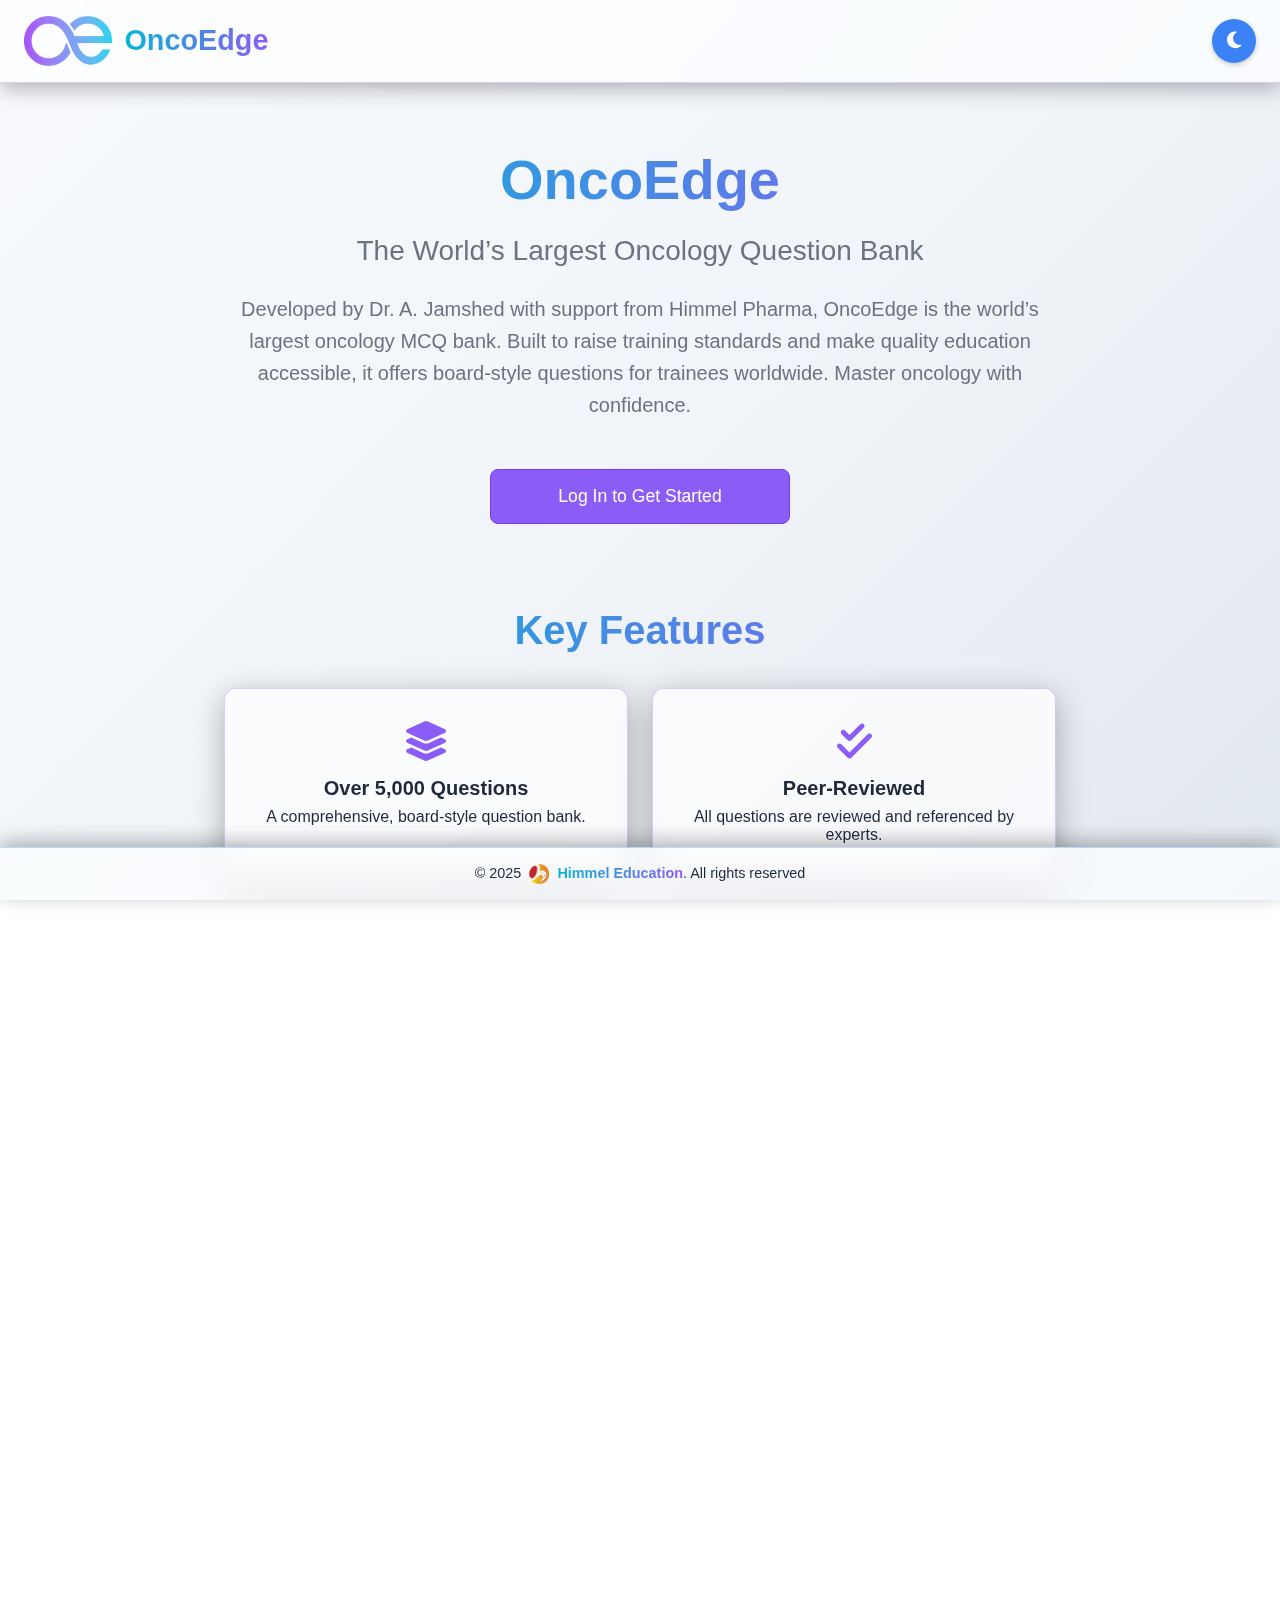
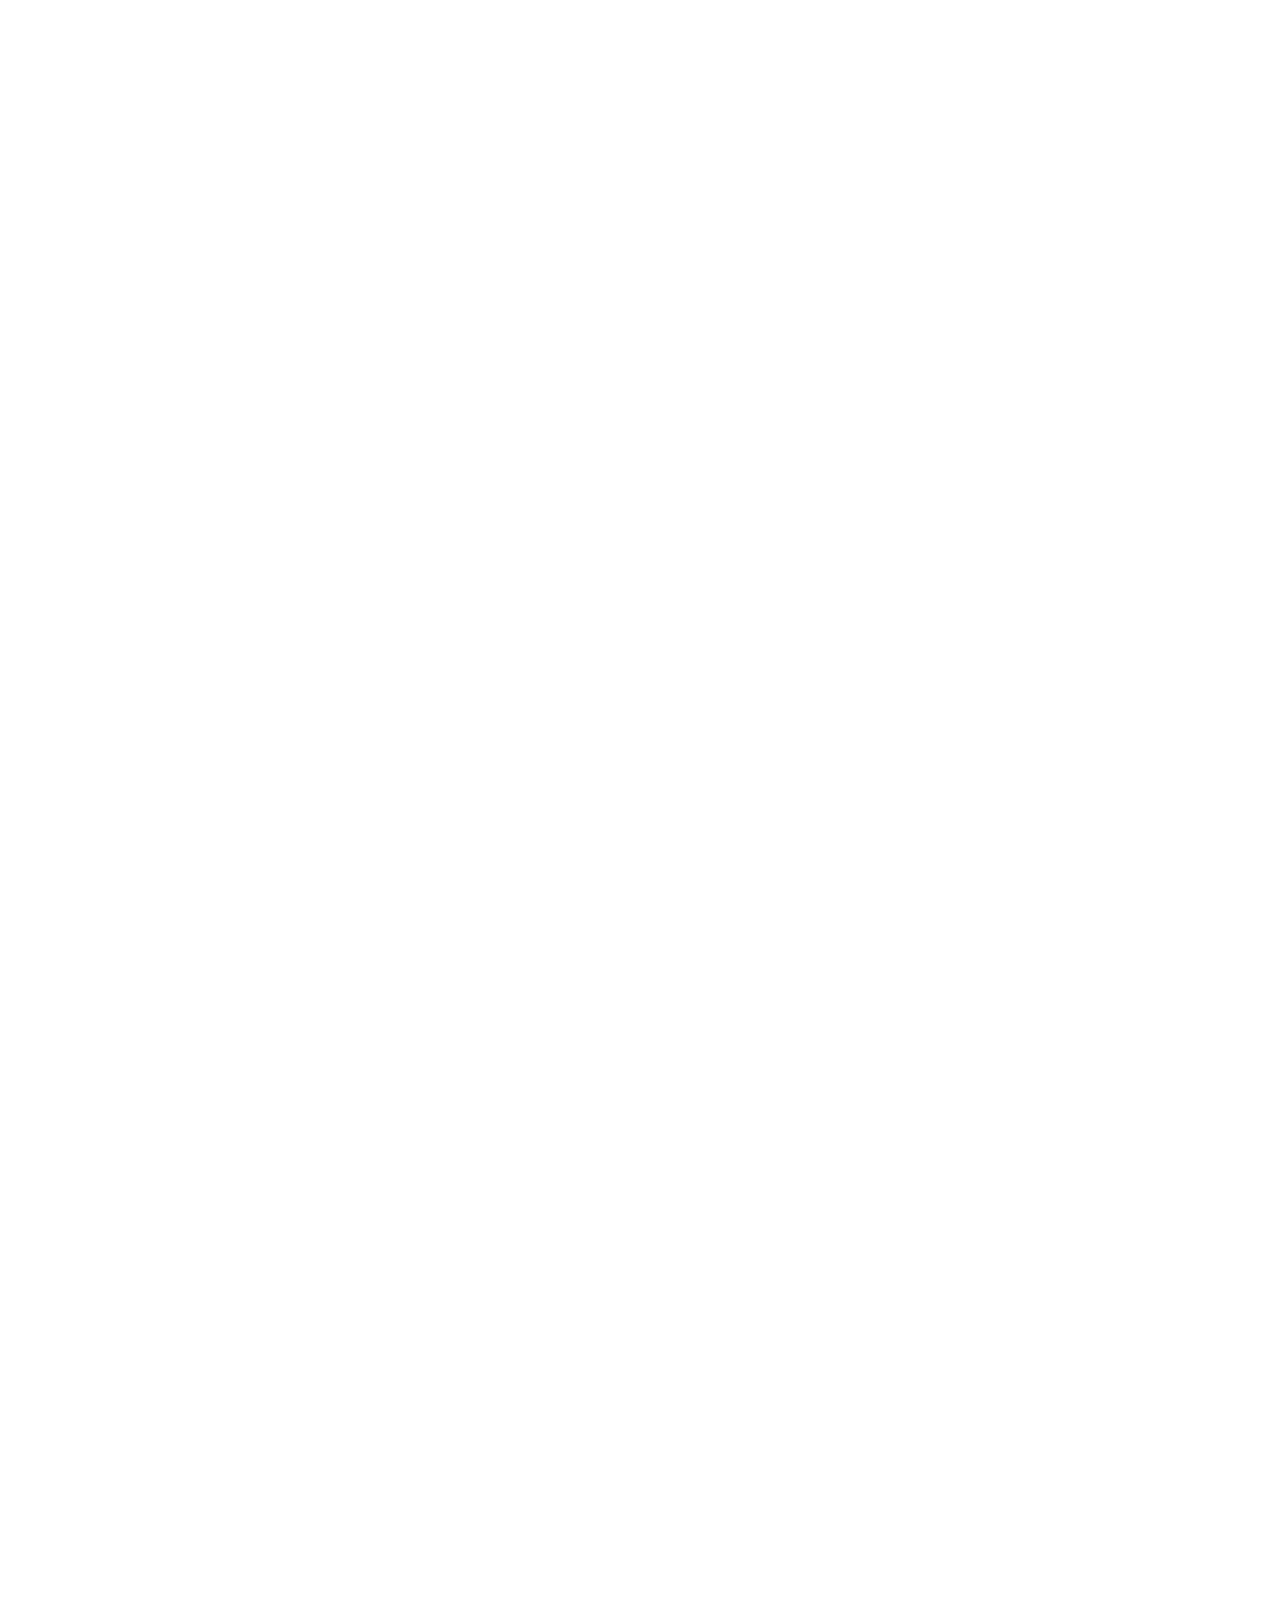
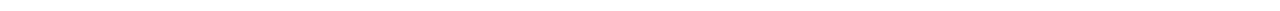
<file: index.html>
<!DOCTYPE html>
<html lang="en" data-theme="dark">
<head>
  <meta charset="UTF-8">
  <meta name="viewport" content="width=device-width, initial-scale=1.0, user-scalable=no">
  <title>OncoEdge - The World's Largest Oncology MCQ Bank</title>
  <link rel="stylesheet" href="https://cdnjs.cloudflare.com/ajax/libs/font-awesome/6.4.0/css/all.min.css">
  <link rel="stylesheet" href="styles/shared-theme.css">
  <style>
    /* --- LAYOUT OVERHAUL FOR FIXED HEADER/FOOTER (Consistent with index.html) --- */
    body {
      overflow-y: auto !important;
      padding-top: calc(var(--header-height, 80px) + 2rem); /* Space for the header */
      padding-bottom: 3rem; /* Generous space for the footer */
      -ms-overflow-style: none;
      scrollbar-width: none;
    }
    body::-webkit-scrollbar {
      display: none;
    }
    .container {
      height: auto !important;
      overflow: visible !important;
      padding-top: 1rem !important;
      padding-bottom: 2rem !important;
    }

    /* --- Landing Page Specific Styles --- */
    .landing-container {
        max-width: 1200px;
        margin: 0 auto;
        padding: 1rem;
        padding-bottom: 3rem;
    }

    /* --- HEADER STYLES (Consistent with index.html) --- */
    .banner {
      display: flex;
      align-items: center;
      justify-content: space-between;
      flex-wrap: nowrap;
      padding: 1rem 1.5rem;
      position: relative;
      width: 100%;
      box-sizing: border-box;
      background-color: var(--banner-glass-bg);
      backdrop-filter: blur(15px) saturate(180%);
      -webkit-backdrop-filter: blur(15px) saturate(180%);
      box-shadow: 0 5px 20px rgba(0, 0, 0, 0.3);
      border-bottom: 1px solid var(--banner-glass-border);
      gap: 1rem;
    }
    .logo-and-description { display: flex; align-items: center; gap: 0.8rem; flex-shrink: 1; min-width: 0; text-decoration: none; }
    .logo-and-description .logo { height: 50px; flex-shrink: 0; }
    .logo-and-description .description { text-align: left; flex-shrink: 1; min-width: 0; }
    .logo-and-description h2, .logo-and-description p { margin: 0; white-space: nowrap; overflow: hidden; text-overflow: ellipsis; }
    .header-controls { display: flex; align-items: center; gap: 0.75rem; flex-wrap: nowrap; flex-shrink: 0; margin-left: auto; }
    .header-action-button { width: 44px; height: 44px; border-radius: 50%; padding: 0; display: flex; align-items: center; justify-content: center; font-size: 1.2rem; background-color: var(--button-bg); color: var(--button-text); border: none; cursor: pointer; transition: all 0.2s ease; box-shadow: 0 2px 5px rgba(0,0,0,0.2); flex-shrink: 0; text-decoration: none; }
    .header-action-button:hover { background-color: var(--button-hover-bg); transform: scale(1.05); }

    @media (max-width: 768px) {
        body {
            padding-bottom: calc(var(--footer-height, 60px) + 2rem);
        }
      .banner {
        flex-direction: row;
        align-items: center;
        padding: 0.75rem 1rem;
        gap: 0.5rem;
      }
      .logo-and-description .logo { height: clamp(35px, 8vw, 45px); }
      .logo-and-description {
        flex-grow: 1;
        flex-shrink: 1;
        max-width: calc(100% - 130px);
        justify-content: flex-start;
        margin-right: 0.5rem;
      }
      .logo-and-description h2, .logo-and-description p {
          font-size: clamp(0.9rem, 3.5vw, 1.2rem);
      }
      .header-controls {
        flex-wrap: nowrap;
        overflow-x: auto;
        -webkit-overflow-scrolling: touch;
        justify-content: flex-end;
        padding-right: 1rem;
        margin-left: 0;
        align-items: center;
        min-width: fit-content;
        flex-shrink: 0;
      }
      .header-controls::-webkit-scrollbar { display: none; }
      .header-controls { -ms-overflow-style: none; scrollbar-width: none; }

      .header-action-button {
          width: clamp(38px, 10vw, 44px);
          height: clamp(38px, 10vw, 44px);
          font-size: clamp(1rem, 2.5vw, 1.2rem);
      }
          .hero-section {
        padding: 4rem 1rem;
    }
    }

    @media (max-width: 480px) {
        .banner {
            padding: 0.5rem 0.75rem;
        }
        .logo-and-description {
            max-width: calc(100% - 120px);
        }
        .header-action-button {
            width: 36px;
            height: 36px;
            font-size: 0.9rem;
        }
    }


    /* Hero Section */
    .hero-section {
        text-align: center;
        padding: 1rem 1rem;
    }
    .hero-section h1 {
        font-size: clamp(2rem, 5vw, 3.5rem);
        margin-bottom: 1rem;
    }
    .hero-section h2 {
        font-size: clamp(1.2rem, 4vw, 1.75rem);
        margin-bottom: 1.5rem;
        color: var(--muted-text);
        font-weight: 400;
    }
    .hero-section p {
        font-size: clamp(1rem, 2.5vw, 1.25rem);
        max-width: 800px;
        margin: 0 auto 2rem auto;
        color: var(--muted-text);
        line-height: 1.6;
    }

    /* Features Grid */
    .features-grid, .modules-grid, .contact-grid {
        display: grid;
        grid-template-columns: repeat(auto-fit, minmax(280px, 1fr));
        gap: 1.5rem;
        margin-top: 2rem;
    }
    .feature-card, .module-card, .contact-card {
        background-color: var(--card-bg);
        border: 1px solid var(--card-border);
        border-radius: 12px;
        padding: 2rem;
        text-align: center;
        transition: transform 0.3s ease, box-shadow 0.3s ease;
    }
    .feature-card:hover, .module-card:hover, .contact-card:hover {
        transform: translateY(-5px);
        box-shadow: 0 10px 20px rgba(0,0,0,0.2);
    }
    .feature-card i {
        font-size: 2.5rem;
        color: var(--accent-color);
        margin-bottom: 1rem;
    }
    .feature-card h3, .module-card h3, .contact-card h3 {
        font-size: 1.25rem;
        margin-bottom: 0.5rem;
    }

    /* Section Title */
    .section-title {
        text-align: center;
        margin: 4rem 0 2rem 0;
        font-size: clamp(1.8rem, 4vw, 2.5rem);
    }

    /* Editorial Board */
    .editorial-board {
        text-align: center;
    }
    .board-grid {
        display: grid;
        grid-template-columns: repeat(auto-fit, minmax(250px, 1fr));
        gap: 1rem;
        margin-top: 2rem;
        padding: 1rem;
        list-style: none;
    }
    .board-grid li {
        background: var(--option-bg);
        padding: 0.75rem;
        border-radius: 8px;
        border: 1px solid var(--card-border);
    }

    /* Specific styles for new contact cards */
    .contact-card .qr-code img {
        width: 120px;
        height: 120px;
        border-radius: 8px;
        border: 2px solid var(--card-border);
        margin-top: 1rem;
    }
    .contact-card .himmel-logo-large {
        height: 60px;
        margin: 1rem auto;
        display: block;
    }
    .contact-card p, .contact-card a {
        color: var(--muted-text);
        text-decoration: none;
        line-height: 1.8;
    }
    .contact-card a:hover {
        color: var(--text-color);
    }
    .contact-card i {
        margin-right: 0.5rem;
        color: var(--accent-color);
    }


    /* Footer Styling (from index.html) */
    footer.banner {
      padding: 1rem 1.5rem;
      border-top: 1px solid var(--banner-glass-border);
      border-bottom: none;
      box-shadow: 0 -5px 20px rgba(0, 0, 0, 0.3);
      justify-content: center;
      text-align: center;
      margin-top: 4rem;
      background-color: var(--banner-glass-bg);
      backdrop-filter: blur(15px) saturate(180%);
      -webkit-backdrop-filter: blur(15px) saturate(180%);
    }
    footer.banner p {
        margin: 0;
        font-size: clamp(0.7rem, 2vw, 0.9rem);
        color: var(--text-color);
    }
    footer.banner .himmel-logo {
        height: 20px;
        vertical-align: middle;
        margin: 0 0.25rem;
    }
  </style>
</head>
<body>

  <header class="banner">
    <a href="homepage.html" class="logo-and-description">
      <img src="./imgs/OncoEdge Logo.png" alt="OncoEdge Logo" class="logo">
      <div class="description">
        <h2 class="gradient-text">OncoEdge</h2>
      </div>
    </a>
    <div class="header-controls">
        <!-- Login button removed for consistency -->
        <button class="header-action-button" id="themeToggle" title="Toggle Theme">
            <i class="fas fa-moon"></i>
        </button>
    </div>
  </header>

  <div class="landing-container">
    
    <section class="hero-section">
      <h1 class="gradient-text">OncoEdge</h1>
      <h2>The World’s Largest Oncology Question Bank</h2>
      <p> Developed by Dr. A. Jamshed with support from Himmel Pharma, OncoEdge is
 the world’s largest oncology MCQ bank. Built to raise training standards and
 make quality education accessible, it offers board-style questions for
 trainees worldwide. Master oncology with confidence.</p>
      <a href="auth.html" class="btn btn-primary" style="padding: 1rem 2rem; font-size: 1.1rem;">Log In to Get Started</a>
    </section>

    <section>
        <h2 class="section-title gradient-text">Key Features</h2>
        <div class="features-grid">
            <div class="feature-card card-glass"><i class="fas fa-layer-group"></i><h3>Over 5,000 Questions</h3><p>A comprehensive, board-style question bank.</p></div>
            <div class="feature-card card-glass"><i class="fas fa-check-double"></i><h3>Peer-Reviewed</h3><p>All questions are reviewed and referenced by experts.</p></div>
            <div class="feature-card card-glass"><i class="fas fa-file-signature"></i><h3>Authentic Format</h3><p>MCQs written in the authentic exam format.</p></div>
            <div class="feature-card card-glass"><i class="fas fa-lightbulb"></i><h3>Teaching Pearls</h3><p>Gain deeper insights with a teaching pearl for every question.</p></div>
            <div class="feature-card card-glass"><i class="fas fa-book-open"></i><h3>All Disciplines</h3><p>Comprehensive coverage for Part 1 and Part 2 exams.</p></div>
            <div class="feature-card card-glass"><i class="fas fa-chart-line"></i><h3>Analyze Progress</h3><p>Track your performance and identify areas for improvement.</p></div>
        </div>
    </section>

    <section>
        <h2 class="section-title gradient-text">Our Learning Tools</h2>
        <div class="modules-grid">
            <div class="module-card card-glass"><h3>Question Bank</h3><p>For complete mastery of all topics.</p></div>
            <div class="module-card card-glass"><h3>Knowledge Check</h3><p>For focused learning and reinforcement.</p></div>
            <div class="module-card card-glass"><h3>Mock Exams</h3><p>To simulate real exam conditions.</p></div>
            <div class="module-card card-glass"><h3>Bookmarks</h3><p>For quick review of important questions.</p></div>
        </div>
    </section>

    <section class="editorial-board">
        <h2 class="section-title gradient-text">Editorial Board</h2>
        <p style="color: var(--muted-text); margin-bottom: 1rem;">Editor-in-Chief: A. Jamshed, FRCR</p>
        <ul class="board-grid">
            <li>Amna Munawar, FCPS, FRCR</li>
            <li>Anas Tahseen, MBBS</li>
            <li>Asghar Hussain Asghar, FCPS</li>
            <li>Asif Masood, FCPS</li>
            <li>Asma Rashid, FCPS, FRCR</li>
            <li>Atta Ur Rehman Maaz, FRCP</li>
            <li>Ikrama Tanveer, MBBS</li>
            <li>Irfan Haider, FCPS</li>
            <li>Khaliq Ur Rehman, FCPS, FRCR</li>
            <li>Laraib Khan, FCPS</li>
            <li>Mohsin Fareed, FCPS, MD</li>
            <li>Muhammad Ali, FCPS, FRANZCR</li>
            <li>Muhammad Bilal, FCPS</li>
            <li>Muneeb Uddin Karim, FCPS</li>
            <li>Mutahir Tunio, FCPS, FRCR</li>
            <li>Nasir Ali, FCPS</li>
            <li>Noor Soomro, MCPS</li>
            <li>Noreen Amjad, MPhil, HCP, DIMPCB</li>
            <li>Sadaf Usman, FCPS, FRCR</li>
            <li>Samaha Nawaz, FCPS, FRCR</li>
            <li>Shahid Hameed, FCPS, MD</li>
            <li>Shoaib Ahmad, FCPS, FRCR</li>
            <li>Tahir Mehmood, FCPS</li>
            <li>Waqas Ishtiaq, FCPS, FRCR</li>
        </ul>
    </section>

    <section>
        <h2 class="section-title gradient-text">Connect & Support</h2>
        <div class="contact-grid">
            <div class="contact-card card-glass">
                <h3>CONTACT US</h3>
                <p><i class="fas fa-envelope"></i> <a href="mailto:oncoedge@gmail.com">oncoedge@gmail.com</a></p>
                <p><i class="fab fa-whatsapp"></i> <a href="https://wa.me/923461446946" target="_blank">+92 346 144 6946</a></p>
            </div>
            <div class="contact-card card-glass">
                <h3>WHATSAPP SUPPORT GROUP</h3>
                <div class="qr-code">
                    <a href="https://chat.whatsapp.com/LwUkVH1dZF1LhkieBgU65j" target="_blank">
                        <img src="./imgs/QRWA.png" alt="WhatsApp Group QR Code" onerror="this.onerror=null;this.src='https://placehold.co/120x120/ffffff/000000?text=QR+Code';">
                    </a>
                </div>
            </div>
            <div class="contact-card card-glass">
                <h3>SUPPORTED BY</h3>
                <p>An Unrestricted Educational Grant from</p>
                <p><strong>Himmel Pharma Pvt.</strong></p><img src="./imgs/Himmel.png" alt="Himmel Pharma Logo" class="himmel-logo-large" onerror="this.onerror=null;this.style.display='none';">
            </div>
            <div class="contact-card card-glass">
                <h3>CREATED BY</h3>
                <p>A. Jamshed & A. Tahseen</p>
                
                <p><strong>© 2025 OncoEdge. All rights reserved.</strong></p><img src="./imgs/OncoEdge Logo.png" alt="Himmel Pharma Logo" class="himmel-logo-large" onerror="this.onerror=null;this.style.display='none';">
            </div>
        </div>
    </section>
  </div>

  <footer class="banner">
    <p>&copy; 2025 <img src="./imgs/Himmel.png" alt="Himmel Logo" class="himmel-logo"> <span class="gradient-text">Himmel Education</span>. All rights reserved</p>
  </footer>

  <script src="scripts/theme-manager.js"></script>
  <!-- Removed script for dynamic padding -->
</body>
</html>
</file>
<file: styles/shared-theme.css>
/* Shared Theme Variables and Styles for Himmel Education */

/* Theme Variables */
:root {
  --glass-card-bg: rgba(30, 30, 40, 0.45);
  --glass-card-border: rgba(255, 255, 255, 0.15);
  --auth-page-bg: url('https://images.unsplash.com/photo-1557683316-973673baf926?q=80&w=2029&auto=format&fit=crop');
  --bg-gradient-start: #0f172a;
  --bg-gradient-mid: #1e1b4b;
  --bg-gradient-end: #3b0764;
  --text-color: #ffffff;
  --card-bg: rgba(0, 0, 0, 0.4);
  --card-bg-rgb: 0, 0, 0;
  --card-border: rgba(139, 92, 246, 0.3);
  --banner-bg: rgba(0, 0, 0, 0.5);
  --banner-glass-bg: rgba(255, 255, 255, 0.15);
  --banner-glass-border: rgba(255, 255, 255, 0.2);
  --option-bg: rgba(0, 0, 0, 0.3);
  --option-hover-bg: rgba(139, 92, 246, 0.2);
  --option-selected-bg: rgba(139, 92, 246, 0.5);
  --option-selected-border: rgba(139, 92, 246, 1);
  --option-marker-bg: #4b5563;
  --option-marker-selected-bg: #8b5cf6;
  --accent-color: #a855f7;
  --accent-gradient-start: #22d3ee;
  --accent-gradient-end: #a855f7;
  --dialog-bg: #1f2937;
  --btn-primary-bg: #7c3aed;
  --btn-primary-border: #8b5cf6;
  --btn-primary-hover: #8b5cf6;
  --btn-secondary-bg: #374151;
  --btn-secondary-border: #4b5563;
  --btn-secondary-hover: #4b5563;
  --scrollbar-track: rgba(0, 0, 0, 0.2);
  --scrollbar-thumb: rgba(139, 92, 246, 0.5);
  --scrollbar-thumb-hover: rgba(139, 92, 246, 0.8);
  --muted-text: #9ca3af;
  --success-color: #10b981;
  --warning-color: #f59e0b;
  --error-color: #ef4444;
  --unattempted-bg: rgba(245, 158, 11, 0.3);
  --unattempted-border: rgba(245, 158, 11, 0.5);
  --unattempted-color: #fbbf24;
  --correct-answer-bg: #10b981;
  --wrong-answer-bg: #ef4444;
  --button-bg: #8b5cf6;
  --button-hover-bg: #7c3aed;
  --button-text: #ffffff;
  --input-bg: rgba(0, 0, 0, 0.3);
  --input-border: rgba(139, 92, 246, 0.5);
  --input-text: #ffffff;
  --modal-bg: rgba(0, 0, 0, 0.6);
  --modal-content-bg: #1a202c;
  --modal-content-border: rgba(139, 92, 246, 0.5);
  --footer-height: 0px;
  --header-height: 80px; /* Approximate height of your header */


  /* Chart Colors - Dark Theme */
  --chart-correct-dark: #10b981;    /* Emerald green */
  --chart-incorrect-dark: #ef4444;  /* Red */
  --chart-unanswered-dark: #f59e0b; /* Amber */
}

/* Light Theme */
[data-theme="light"] {
  --glass-card-bg: rgba(255, 255, 255, 0.5);
  --glass-card-border: rgba(0, 0, 0, 0.1);
  /* UPDATED: More professional and subtle background for auth page */
  --auth-page-bg: url('https://images.unsplash.com/photo-1599389887503-345f43305b67?q=80&w=1974&auto=format&fit=crop');
  /* UPDATED: Cleaner, more professional gradient for the main background */
  --bg-gradient-start: #f8fafc;
  --bg-gradient-mid: #f1f5f9;
  --bg-gradient-end: #e2e8f0;
  --text-color: #1e293b;
  --card-bg: rgba(255, 255, 255, 0.7);
  --card-bg-rgb: 255, 255, 255;
  --card-border: rgba(139, 92, 246, 0.3);
  --banner-bg: rgba(255, 255, 255, 0.8);
  --banner-glass-bg: rgba(255, 255, 255, 0.7);
  --banner-glass-border: rgba(59, 130, 246, 0.3);
  --option-bg: rgba(255, 255, 255, 0.7);
  --option-hover-bg: rgba(139, 92, 246, 0.1);
  --option-selected-bg: rgba(139, 92, 246, 0.2);
  --option-selected-border: rgba(139, 92, 246, 0.8);
  --option-marker-bg: #d1d5db;
  --option-marker-selected-bg: #8b5cf6;
  --accent-color: #8b5cf6;
  --accent-gradient-start: #06b6d4;
  --accent-gradient-end: #8b5cf6;
  --dialog-bg: #ffffff;
  --btn-primary-bg: #8b5cf6;
  --btn-primary-border: #7c3aed;
  --btn-primary-hover: #7c3aed;
  --btn-secondary-bg: #e5e7eb;
  --btn-secondary-border: #d1d5db;
  --btn-secondary-hover: #d1d5db;
  --scrollbar-track: rgba(0, 0, 0, 0.05);
  --scrollbar-thumb: rgba(139, 92, 246, 0.3);
  --scrollbar-thumb-hover: rgba(139, 92, 246, 0.5);
  --muted-text: #6b7280;
  --unattempted-bg: rgba(59, 130, 246, 0.2);
  --unattempted-border: rgba(59, 130, 246, 0.4);
  --unattempted-color: #3b82f6;
  --correct-answer-bg: #34d399;
  --wrong-answer-bg: #f87171;
  --button-bg: #3b82f6;
  --button-hover-bg: #2563eb;
  --button-text: #ffffff;
  --input-bg: rgba(255, 255, 255, 0.7);
  --input-border: rgba(59, 130, 246, 0.5);
  --input-text: #1a202c;
  --modal-bg: rgba(0, 0, 0, 0.4);
  --modal-content-bg: #f0f0f0;
  --modal-content-border: rgba(59, 130, 246, 0.5);

  /* Chart Colors - Light Theme */
  --chart-correct-light: #16a34a;    /* Green */
  --chart-incorrect-light: #dc2626;  /* Darker Red */
  --chart-unanswered-light: #d97706; /* Darker Amber */
}

/* Base Styles */
* {
  margin: 0;
  padding: 0;
  box-sizing: border-box;
  font-family: "Segoe UI", Tahoma, Geneva, Verdana, sans-serif;
}

html,
body {
  height: 100vh; /* Ensure html and body take full viewport height */
  scroll-behavior: smooth;
  overflow: hidden; /* Prevent body scrolling directly */
}

body {
  background: linear-gradient(135deg, var(--bg-gradient-start), var(--bg-gradient-mid), var(--bg-gradient-end));
  color: var(--text-color);
  min-height: 100%;
  display: flex;
  flex-direction: column;
  align-items: center;
  transition: background 0.3s ease;
  overflow-x: hidden;
  /* Remove padding-top/bottom from body, content will handle this */
  /* padding-top: calc(var(--header-height) + env(safe-area-inset-top)); */
  /* padding-bottom: calc(180px + env(safe-area-inset-bottom)); */
  position: relative; /* Needed for stacking context */
}

/* Add a fixed background layer */
body::before {
  content: "";
  position: fixed;
  top: 0;
  left: 0;
  width: 100%;
  height: 100%;
  background: linear-gradient(135deg, var(--bg-gradient-start), var(--bg-gradient-mid), var(--bg-gradient-end));
  z-index: -1;
  pointer-events: none;
}

/* Typography */
h1 {
  font-size: clamp(1.8rem, 5vw, 2.5rem);
  margin-bottom: 2rem;
  line-height: 1.3;
  text-align: center;
}

h2 {
  font-size: clamp(1.25rem, 4vw, 1.8rem);
  margin-bottom: 1rem;
  line-height: 1.3;
}

/* Gradient Text - Applied consistently across all pages */
.gradient-text {
  background: linear-gradient(to right, var(--accent-gradient-start), var(--accent-gradient-end));
  -webkit-background-clip: text;
  background-clip: text;
  color: transparent;
  font-weight: 600;
}

/* Layout */
.container {
  max-width: min(95vw, 1200px);
  margin: 1rem auto;
  padding: clamp(0.5rem, 2vw, 1rem);
  width: 100%;
  display: flex;
  flex-direction: column;
  align-items: center; /* Center cards horizontally */
  justify-content: center;
  flex-grow: 1;
  /* Add padding to the container to account for fixed header and footer */
  padding-top: calc(var(--header-height) + env(safe-area-inset-top) + 1rem); /* Header height + safe area + extra space */
  padding-bottom: calc(180px + env(safe-area-inset-bottom) + 1rem); /* Footer height + safe area + extra space */
  overflow-y: auto; /* Allow the container to scroll */
  -webkit-overflow-scrolling: touch; /* Smoother scrolling on iOS */
  height: 100%; /* Important for flex-grow to work as expected with overflow */
  position: relative; /* Ensure it creates a stacking context for its children */
  z-index: 1; /* Place content above the background, below header/footer */
}

/* Card Styles */
.card {
  background-color: var(--card-bg);
  backdrop-filter: blur(10px);
  -webkit-backdrop-filter: blur(10px);
  border: 1px solid var(--card-border);
  border-radius: 12px;
  padding: clamp(0.8rem, 2.5vw, 1.2rem);
  margin-bottom: 1.5rem;
  box-shadow: 0 8px 32px rgba(0, 0, 0, 0.2);
  transition: background-color 0.3s ease, border 0.3s ease;
  width: 100%;
  max-width: 100%;
  text-align: center;
  display: flex;
  flex-direction: column;
  justify-content: space-between;
}

/* Add this new class to your shared-theme.css file */
.card-glass {
  background: var(--glass-card-bg);
  border: 1px solid var(--glass-card-border);
  backdrop-filter: blur(15px);
  -webkit-backdrop-filter: blur(15px);
  box-shadow: 0 8px 32px 0 rgba(0, 0, 0, 0.3);
  transition: background 0.3s ease, border 0.3s ease;
}

/* Button Styles */
.btn {
  padding: clamp(0.6rem, 2.5vw, 0.8rem) clamp(1.5rem, 5vw, 2rem);
  border-radius: 8px;
  cursor: pointer;
  font-weight: 500;
  display: inline-flex;
  align-items: center;
  justify-content: center;
  transition: all 0.2s ease;
  border: 1px solid var(--card-border);
  background-color: transparent;
  color: var(--text-color);
  font-size: clamp(0.9rem, 2.8vw, 1rem);
  min-height: 45px;
  white-space: nowrap;
  gap: 0.75rem;
  width: 100%;
  max-width: 300px;
  margin-top: 1rem;
  text-decoration: none;
}

.btn:hover {
  background-color: var(--option-hover-bg);
  transform: translateY(-2px);
}

.btn:active {
  transform: translateY(0);
}

.btn-primary {
  background-color: var(--btn-primary-bg);
  border-color: var(--btn-primary-border);
  color: white;
}

.btn-primary:hover {
  background-color: var(--btn-primary-hover);
}

.btn-secondary {
  background-color: var(--btn-secondary-bg);
  border-color: var(--btn-secondary-border);
  color: var(--text-color);
}

.btn-secondary:hover {
  background-color: var(--btn-secondary-hover);
}

/* Theme Toggle */
.theme-toggle {
  padding: clamp(0.3rem, 1.5vw, 0.4rem);
  border-radius: 50%;
  cursor: pointer;
  display: flex;
  align-items: center;
  justify-content: center;
  background-color: transparent;
  border: 1px solid var(--card-border);
  color: var(--text-color);
  transition: all 0.2s ease;
  min-width: 44px;
  min-height: 44px;
  z-index: 100;
}

.theme-toggle:hover {
  background-color: var(--option-hover-bg);
}

.theme-toggle i {
  font-size: clamp(1rem, 2.8vw, 1.25rem);
}

/* Banner Styles */
.banner {
  width: 100%;
  background-color: var(--banner-bg);
  backdrop-filter: blur(10px);
  -webkit-backdrop-filter: blur(10px);
  box-shadow: 0 4px 10px rgba(0, 0, 0, 0.1);
  padding: 1rem clamp(1rem, 5vw, 2rem);
  display: flex;
  align-items: center;
  transition: background-color 0.3s ease, border-color 0.3s ease;
  flex-shrink: 0;
  z-index: 1000;
  /* Add hardware acceleration */
  transform: translateZ(0);
  -webkit-transform: translateZ(0);
  backface-visibility: hidden;
  -webkit-backface-visibility: hidden;
  will-change: transform; /* Hint to browser for optimization */
}

header.banner {
  position: fixed;
  top: 0;
  left: 0;
  width: 100%; /* Explicitly set width */
  padding-top: calc(1rem + env(safe-area-inset-top));
  border-bottom: 1px solid var(--card-border);
  border-top: none;
  justify-content: space-between;
  gap: 1rem;
}

footer.banner {
  position: fixed !important;
  bottom: 0 !important;
  left: 0;
  width: 100%; /* Explicitly set width */
  border-top: 1px solid var(--card-border);
  border-bottom: none;
  font-size: clamp(0.8rem, 2vw, 1rem);
  padding: 0.75rem clamp(1rem, 5vw, 2rem);
  padding-bottom: calc(0.75rem + env(safe-area-inset-bottom));
  justify-content: center;
  z-index: 1000;
  background-color: var(--banner-bg);
  backdrop-filter: blur(10px);
  -webkit-backdrop-filter: blur(10px);
  box-shadow: 0 -4px 10px rgba(0, 0, 0, 0.1);
  /* Add hardware acceleration */
  transform: translateZ(0);
  -webkit-transform: translateZ(0);
  backface-visibility: hidden;
  -webkit-backface-visibility: hidden;
  will-change: transform; /* Hint to browser for optimization */
}

.logo-and-description {
  display: flex;
  align-items: center;
  gap: 1rem;
}

.banner .logo {
  max-height: 80px;
  width: auto;
  flex-shrink: 0;
  padding: 0px;
}

.banner .description {
  display: flex;
  flex-direction: column;
  gap: 0.25rem;
  text-align: left;
  flex-grow: 1;
}

.banner .description h2 {
  margin-bottom: 0;
  font-size: clamp(1.2rem, 3.5vw, 1.8rem);
  font-weight: 600;
}

.banner .description p {
  font-size: clamp(0.9rem, 2.5vw, 1.1rem);
  color: var(--muted-text);
}

/* Options */
.option {
  padding: clamp(0.75rem, 2.5vw, 1rem);
  margin: clamp(0.5rem, 1.5vw, 0.75rem) 0;
  border-radius: 8px;
  cursor: pointer;
  background-color: var(--option-bg);
  border: 1px solid var(--card-border);
  transition: all 0.2s ease;
  display: flex;
  align-items: flex-start; 
  gap: clamp(0.75rem, 2vw, 1rem);
  min-height: 60px;
  word-wrap: break-word;
  overflow-wrap: break-word;
  text-align: left;
}

.option:hover {
  background-color: var(--option-hover-bg);
  transform: translateY(-2px);
}

.option:active {
  transform: translateY(0);
}

.option.selected {
  background-color: var(--option-selected-bg);
  border-color: var(--option-selected-border);
}

.option-marker {
  width: clamp(20px, 5vw, 24px);
  height: clamp(20px, 5vw, 24px);
  min-width: clamp(20px, 5vw, 24px);
  min-height: clamp(20px, 5vw, 24px);
  border-radius: 50%;
  background-color: var(--option-marker-bg);
  display: flex;
  align-items: center;
  justify-content: center;
  margin-top: 2px;
  font-size: clamp(0.625rem, 2vw, 0.75rem);
  font-weight: bold;
  transition: background-color 0.3s ease;
  flex-shrink: 0;
}

.option.selected .option-marker {
  background-color: var(--option-marker-selected-bg);
}

.option > div:last-child {
  flex: 1;
  font-size: clamp(0.875rem, 2.5vw, 1rem);
  line-height: 1.5;
}

/* Custom scrollbar */
::-webkit-scrollbar {
  width: 8px;
  height: 8px;
}

::-webkit-scrollbar-track {
  background: var(--scrollbar-track);
  border-radius: 10px;
}

::-webkit-scrollbar-thumb {
  background: var(--scrollbar-thumb);
  border-radius: 10px;
}

::-webkit-scrollbar-thumb:hover {
  background: var(--scrollbar-thumb-hover);
}

/* Utility classes */
.hidden {
  display: none;
}

/* Mobile responsiveness */
@media (max-width: 768px) {
  header.banner {
    padding: calc(0.75rem + env(safe-area-inset-top)) clamp(0.75rem, 3vw, 1rem) 0.75rem;
  }

  footer.banner {
    padding-bottom: calc(0.75rem + env(safe-area-inset-bottom));
  }

  .banner .logo {
    max-height: 60px;
    margin-bottom: 0;
  }

  .banner .description h2 {
    font-size: clamp(1.1rem, 3.5vw, 1.5rem);
  }

  .banner .description p {
    font-size: clamp(0.8rem, 2.5vw, 1rem);
  }
}

@media (max-width: 480px) {
  h1 {
    font-size: clamp(1.5rem, 6vw, 2rem);
  }

  .btn {
    font-size: clamp(0.9rem, 3.5vw, 1rem);
    min-height: 45px;
    padding: clamp(0.6rem, 2.5vw, 0.8rem) clamp(1rem, 4vw, 1.5rem);
  }
}

/* Ensure full height coverage for dynamic content pages */
html {
  height: 100%;
  background: linear-gradient(135deg, var(--bg-gradient-start), var(--bg-gradient-mid), var(--bg-gradient-end));
}

/* Fix for mobile devices */
@media (max-width: 768px) {
  body::before {
    position: fixed;
    height: 100vh;
    min-height: 100vh;
  }

  /* Keep html/body height at 100vh for fixed positioning */
  html {
    min-height: 100vh;
    height: 100vh; /* Ensure it's always 100vh on mobile */
  }

  body {
    min-height: 100vh;
    height: 100vh; /* Ensure it's always 100vh on mobile */
    /* Remove transform and backface-visibility from body, apply to banner instead if needed */
    -webkit-overflow-scrolling: touch; /* Keep this for smoother scrolling of inner content */
    transform: none; /* Reset if previously set on body, let individual fixed elements manage */
    backface-visibility: visible; /* Reset if previously set on body */
    perspective: none; /* Reset if previously set on body */
  }
}

/* Mobile-specific optimizations */
@media (max-width: 768px) {
  /* Optimize backdrop filters for mobile */
  .card {
    backdrop-filter: blur(8px);
    -webkit-backdrop-filter: blur(8px);
  }

  .banner {
    backdrop-filter: blur(8px);
    -webkit-backdrop-filter: blur(8px);
  }

  /* Ensure footer stays at bottom on mobile */
  footer.banner {
    position: fixed !important;
    bottom: 0 !important;
    z-index: 1000 !important;
  }
}

/* High DPI displays */
@media (-webkit-min-device-pixel-ratio: 2), (min-resolution: 192dpi) {
  html::before {
    background-image: linear-gradient(135deg, var(--bg-gradient-start), var(--bg-gradient-mid), var(--bg-gradient-end));
    background-size: 100% 100%;
  }
}

/* Reduce motion for users who prefer it */
@media (prefers-reduced-motion: reduce) {
  html::before {
    transition: none;
  }

  body {
    scroll-behavior: auto;
  }

  .card,
  .btn,
  .option {
    transition: none;
  }
}
</file>
